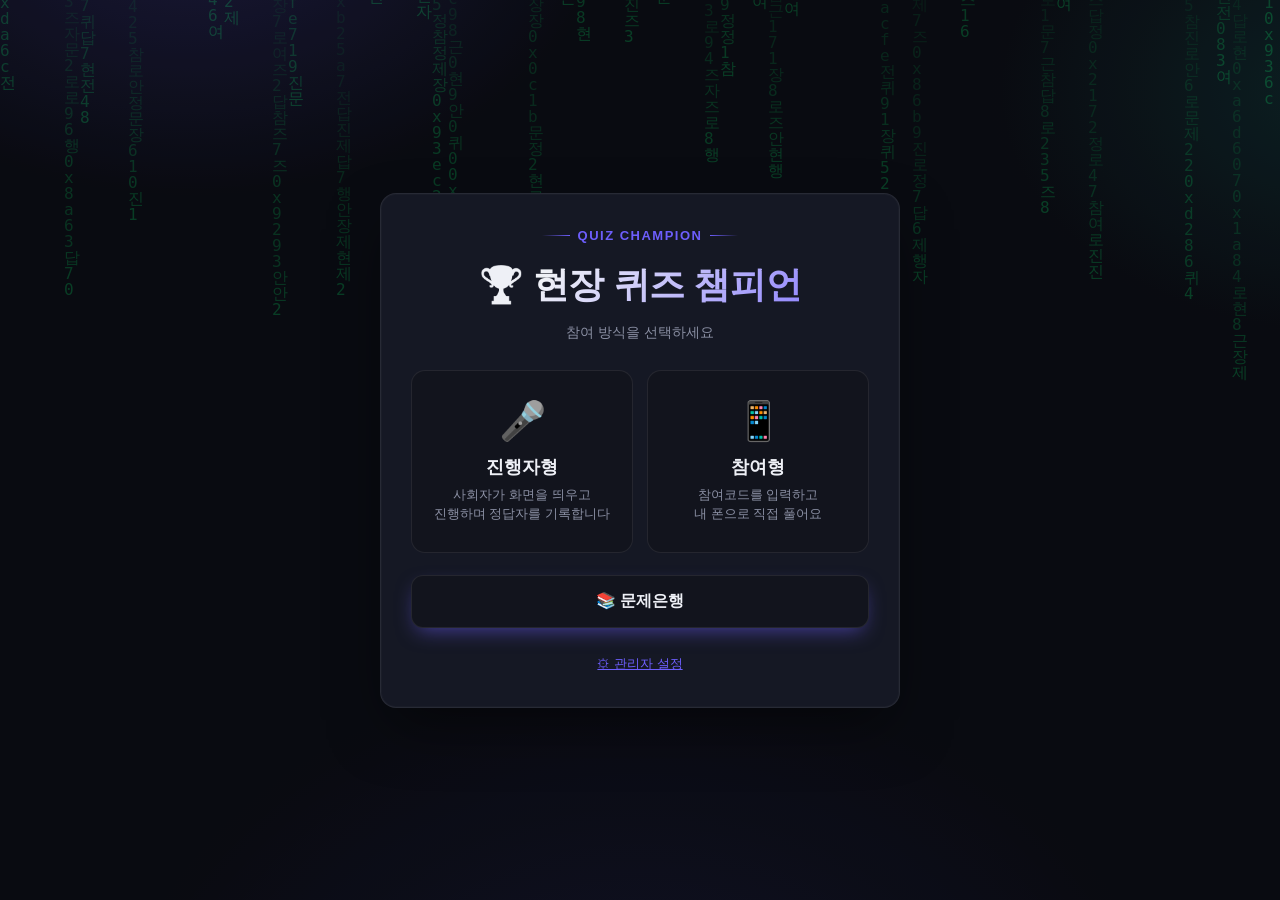
<file: index.html>
<!DOCTYPE html>
<html lang="ko">
<head>
<meta charset="UTF-8" />
<meta name="viewport" content="width=device-width, initial-scale=1.0, maximum-scale=1" />
<title>현장 안전퀴즈 챔피언</title>
<link rel="stylesheet" href="css/style.css?v=16" />
</head>
<body>
<div class="wrap">
  <div class="card">
    <div class="brandmark">QUIZ CHAMPION</div>
    <h1 class="title">🏆 현장 퀴즈 챔피언</h1>
    <p class="subtitle">참여 방식을 선택하세요</p>

    <div class="mode-grid">
      <div class="mode-card" onclick="location.href='host.html'">
        <span class="emoji">🎤</span>
        <h3>진행자형</h3>
        <p>사회자가 화면을 띄우고<br/>진행하며 정답자를 기록합니다</p>
      </div>
      <div class="mode-card" onclick="location.href='play.html'">
        <span class="emoji">📱</span>
        <h3>참여형</h3>
        <p>참여코드를 입력하고<br/>내 폰으로 직접 풀어요</p>
      </div>
    </div>

    <button class="btn secondary" id="bankLink" style="margin-top:22px;">📚 문제은행</button>

    <div style="margin-top:14px; text-align:center;">
      <a class="link muted" href="admin.html" id="adminLink">⚙ 관리자 설정</a>
    </div>
  </div>
</div>

<script src="js/config.js?v=16"></script>
<script src="js/api.js?v=16"></script>
<script src="js/matrixRain.js?v=16"></script>
<script src="js/auth.js?v=16"></script>
<script>
  function gatedNav(el, target) {
    el.addEventListener('click', function (e) {
      e.preventDefault();
      requireAppLogin('quiz2026_admin_auth').then(function () {
        location.href = target;
      });
    });
  }
  gatedNav(document.getElementById('adminLink'), 'admin.html');
  gatedNav(document.getElementById('bankLink'), 'bank.html');
</script>
</body>
</html>
</file>
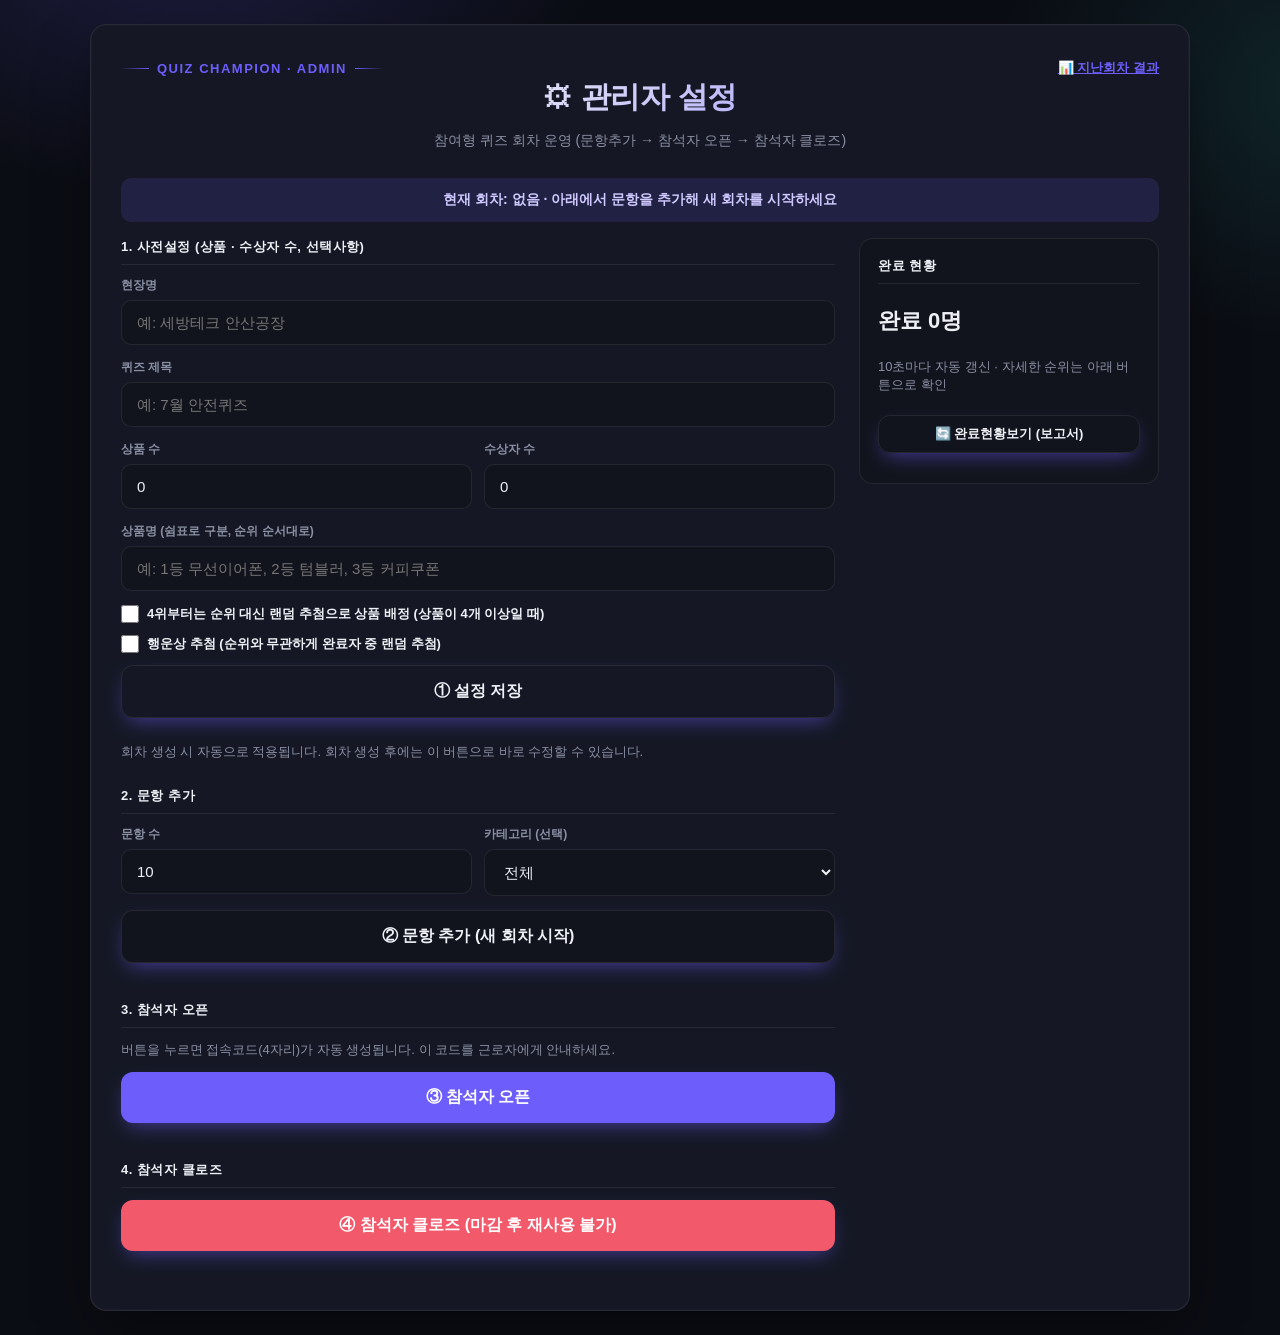
<file: admin.html>
<!DOCTYPE html>
<html lang="ko">
<head>
<meta charset="UTF-8" />
<meta name="viewport" content="width=device-width, initial-scale=1.0, maximum-scale=1" />
<title>관리자 설정 - 현장 퀴즈 챔피언</title>
<link rel="stylesheet" href="css/style.css?v=16" />
</head>
<body>
<div class="wrap">
  <div class="card" style="max-width:1100px;">
    <div class="top-bar" style="margin-bottom:0;">
      <div class="brandmark" style="margin-bottom:0;">QUIZ CHAMPION · ADMIN</div>
      <a href="#" class="link" id="pastResultsLink" style="font-size:13px; font-weight:700;">📊 지난회차 결과</a>
    </div>
    <h1 class="title" style="font-size:30px;">⚙ 관리자 설정</h1>
    <p class="subtitle">참여형 퀴즈 회차 운영 (문항추가 → 참석자 오픈 → 참석자 클로즈)</p>

    <div class="alert info" id="roundBadge">현재 회차: 없음 · 아래에서 문항을 추가해 새 회차를 시작하세요</div>

    <div class="host-side hidden" id="pastResultsPanel" style="margin-bottom:20px;">
      <div class="section-title" style="margin-top:0;">지난회차 결과</div>
      <div class="grid2">
        <select id="pastRoundsSelect"></select>
        <button class="btn secondary small" id="loadPastResultBtn" style="width:100%;">결과 보기</button>
      </div>
    </div>

    <div class="host-layout">
    <div class="host-main">

    <div class="section-title" style="margin-top:0;">1. 사전설정 (상품 · 수상자 수, 선택사항)</div>
    <div id="settingsAlert" class="alert hidden"></div>
    <label class="field-label">현장명</label>
    <input type="text" id="setSiteName" placeholder="예: 세방테크 안산공장" />
    <label class="field-label">퀴즈 제목</label>
    <input type="text" id="setTitle" placeholder="예: 7월 안전퀴즈" />
    <div class="grid2">
      <div>
        <label class="field-label">상품 수</label>
        <input type="text" id="setPrizeCount" value="0" />
      </div>
      <div>
        <label class="field-label">수상자 수</label>
        <input type="text" id="setWinnerCount" value="0" />
      </div>
    </div>
    <label class="field-label">상품명 (쉼표로 구분, 순위 순서대로)</label>
    <input type="text" id="setPrizeNames" placeholder="예: 1등 무선이어폰, 2등 텀블러, 3등 커피쿠폰" />

    <label class="checkbox-row">
      <input type="checkbox" id="setRandomizeFrom4th" />
      4위부터는 순위 대신 랜덤 추첨으로 상품 배정 (상품이 4개 이상일 때)
    </label>

    <label class="checkbox-row">
      <input type="checkbox" id="setLuckyEnabled" />
      행운상 추첨 (순위와 무관하게 완료자 중 랜덤 추첨)
    </label>
    <div class="grid2" id="luckyCountRow" style="display:none;">
      <div>
        <label class="field-label">행운상 인원 수</label>
        <input type="text" id="setLuckyCount" value="0" />
      </div>
      <div></div>
    </div>

    <button class="btn ghost" id="saveSettingsBtn">① 설정 저장</button>
    <p class="muted" id="settingsHint">회차 생성 시 자동으로 적용됩니다. 회차 생성 후에는 이 버튼으로 바로 수정할 수 있습니다.</p>

    <div class="section-title">2. 문항 추가</div>
    <div id="genAlert" class="alert hidden"></div>
    <div class="grid2">
      <div>
        <label class="field-label">문항 수</label>
        <input type="text" id="genCount" placeholder="예: 10" value="10" />
      </div>
      <div>
        <label class="field-label">카테고리 (선택)</label>
        <select id="genCategory"><option value="">전체</option></select>
      </div>
    </div>
    <button class="btn secondary" id="genBtn">② 문항 추가 (새 회차 시작)</button>

    <div class="section-title">3. 참석자 오픈</div>
    <div id="codeAlert" class="alert hidden"></div>
    <p class="muted">버튼을 누르면 접속코드(4자리)가 자동 생성됩니다. 이 코드를 근로자에게 안내하세요.</p>
    <button class="btn" id="openBtn">③ 참석자 오픈</button>
    <div class="alert success hidden" id="accessCodeBox" style="font-size:28px; font-weight:900; letter-spacing:4px;"></div>
    <div class="qr-box hidden" id="qrBox">
      <img id="qrImg" alt="QR" />
      <a class="link" id="qrLink" target="_blank"></a>
    </div>

    <div class="section-title">4. 참석자 클로즈</div>
    <div id="closeAlert" class="alert hidden"></div>
    <button class="btn danger" id="closeBtn">④ 참석자 클로즈 (마감 후 재사용 불가)</button>
    <p class="muted" id="sessionStatus" style="text-align:center; margin-top:10px;"></p>

    </div>

    <div class="host-side">
      <div class="section-title" style="margin-top:0;">완료 현황</div>
      <p class="muted" id="finishedCount" style="font-size:22px; font-weight:800; color:var(--text);">완료 0명</p>
      <p class="muted">10초마다 자동 갱신 · 자세한 순위는 아래 버튼으로 확인</p>
      <button class="btn ghost small" id="refreshFinishedBtn" style="width:100%; margin-top:8px;">🔄 완료현황보기 (보고서)</button>
    </div>

    </div>
  </div>
</div>

<script src="js/config.js?v=16"></script>
<script src="js/api.js?v=16"></script>
<script src="js/matrixRain.js?v=16"></script>
<script src="js/auth.js?v=16"></script>
<script src="js/wheel.js?v=16"></script>
<script src="js/admin.js?v=16"></script>
</body>
</html>
</file>
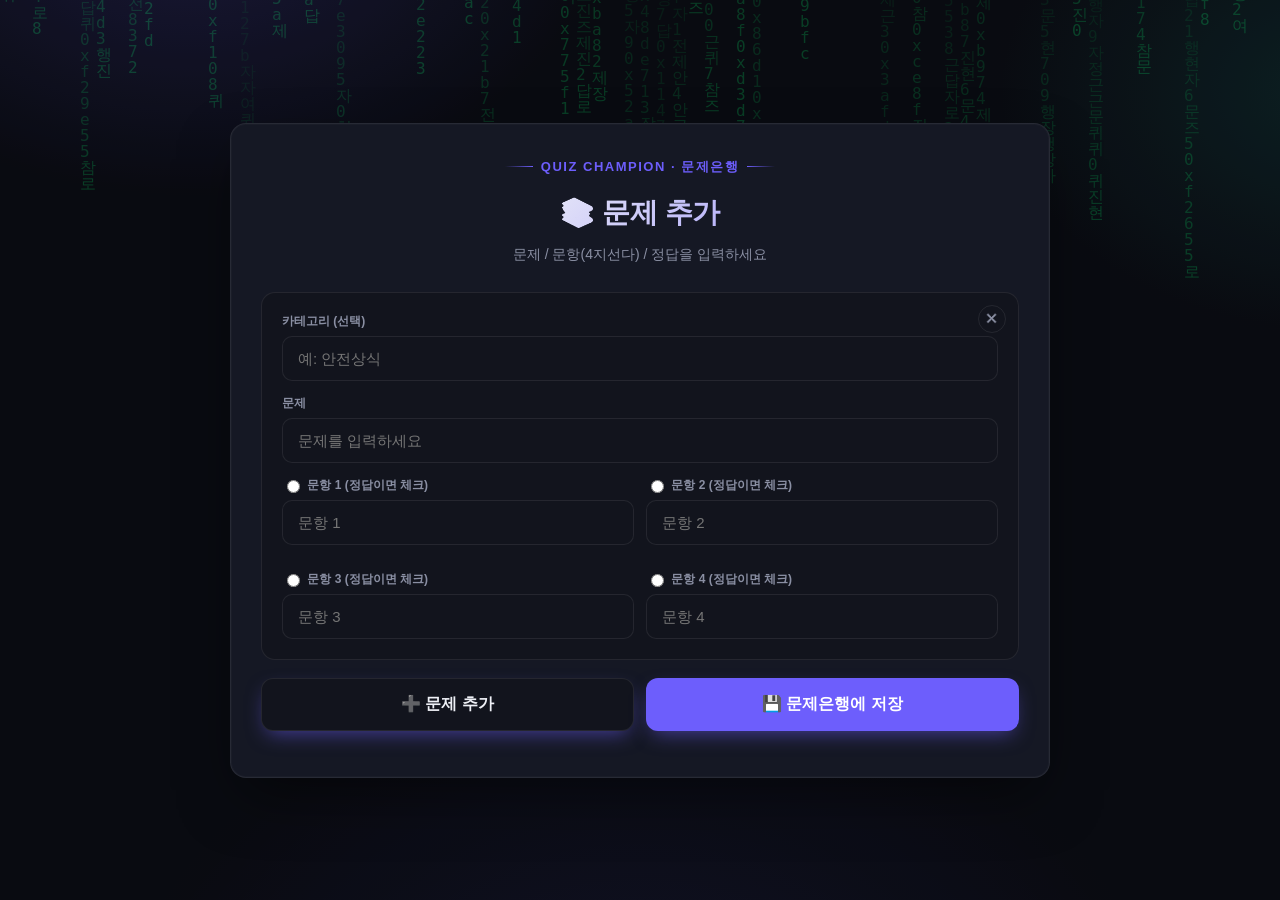
<file: bank.html>
<!DOCTYPE html>
<html lang="ko">
<head>
<meta charset="UTF-8" />
<meta name="viewport" content="width=device-width, initial-scale=1.0, maximum-scale=1" />
<title>문제은행 - 현장 퀴즈 챔피언</title>
<link rel="stylesheet" href="css/style.css?v=16" />
</head>
<body>
<div class="wrap">
  <div class="card wide">
    <div class="brandmark">QUIZ CHAMPION · 문제은행</div>
    <h1 class="title" style="font-size:28px;">📚 문제 추가</h1>
    <p class="subtitle">문제 / 문항(4지선다) / 정답을 입력하세요</p>

    <div id="bankAlert" class="alert hidden"></div>

    <div id="entriesBox"></div>

    <div class="grid2" style="margin-top:8px;">
      <button class="btn secondary" id="addEntryBtn">➕ 문제 추가</button>
      <button class="btn" id="saveAllBtn">💾 문제은행에 저장</button>
    </div>
  </div>
</div>

<template id="entryTemplate">
  <div class="qbank-entry">
    <button type="button" class="qbank-remove" title="삭제">✕</button>
    <label class="field-label">카테고리 (선택)</label>
    <input type="text" class="qb-category" placeholder="예: 안전상식" />
    <label class="field-label">문제</label>
    <input type="text" class="qb-question" placeholder="문제를 입력하세요" />
    <div class="grid2">
      <div>
        <label class="field-label"><input type="radio" name="qb-answer" value="1" class="qb-answer-radio" /> 문항 1 (정답이면 체크)</label>
        <input type="text" class="qb-choice1" placeholder="문항 1" />
      </div>
      <div>
        <label class="field-label"><input type="radio" name="qb-answer" value="2" class="qb-answer-radio" /> 문항 2 (정답이면 체크)</label>
        <input type="text" class="qb-choice2" placeholder="문항 2" />
      </div>
      <div>
        <label class="field-label"><input type="radio" name="qb-answer" value="3" class="qb-answer-radio" /> 문항 3 (정답이면 체크)</label>
        <input type="text" class="qb-choice3" placeholder="문항 3" />
      </div>
      <div>
        <label class="field-label"><input type="radio" name="qb-answer" value="4" class="qb-answer-radio" /> 문항 4 (정답이면 체크)</label>
        <input type="text" class="qb-choice4" placeholder="문항 4" />
      </div>
    </div>
  </div>
</template>

<script src="js/config.js?v=16"></script>
<script src="js/api.js?v=16"></script>
<script src="js/matrixRain.js?v=16"></script>
<script src="js/auth.js?v=16"></script>
<script src="js/bank.js?v=16"></script>
</body>
</html>
</file>
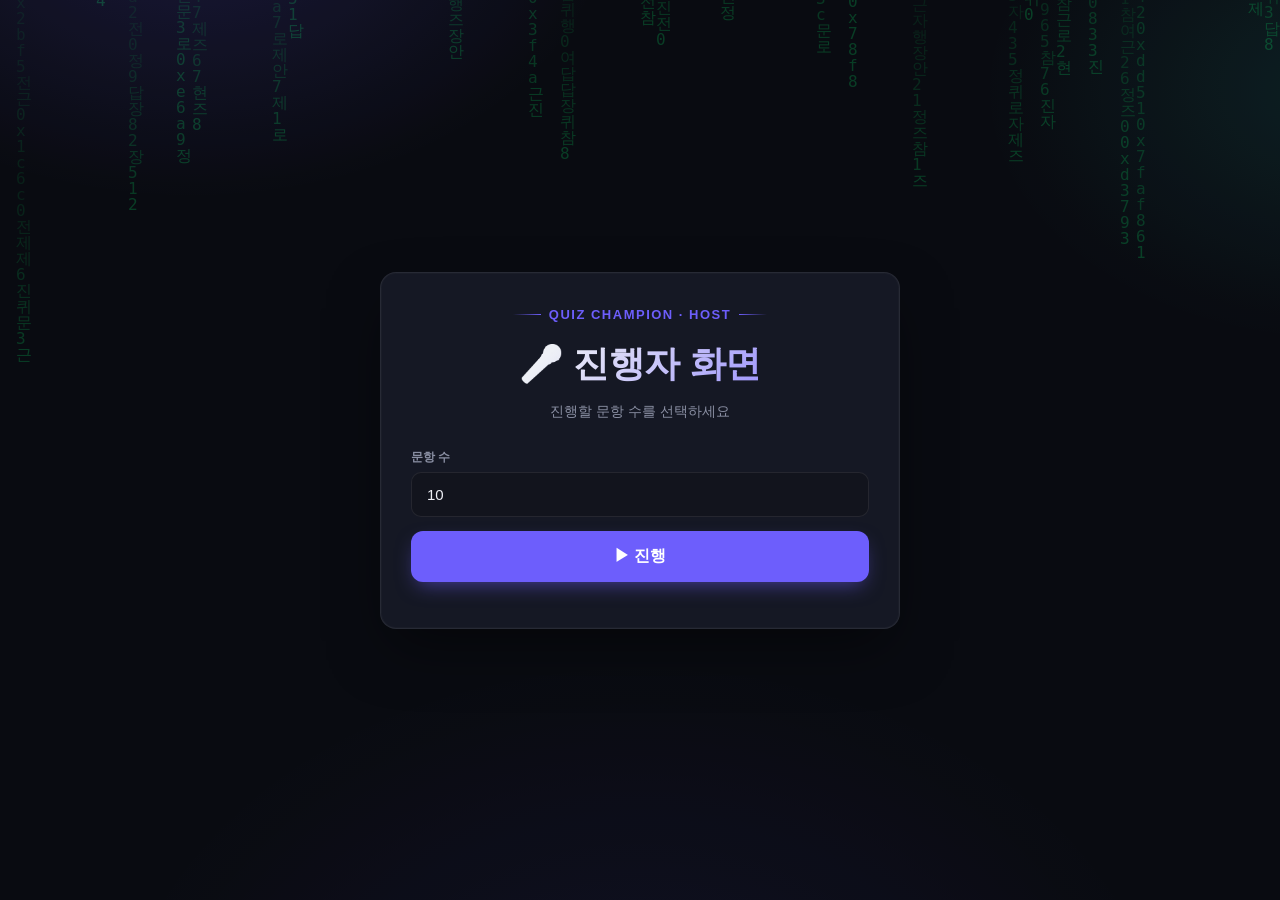
<file: host.html>
<!DOCTYPE html>
<html lang="ko">
<head>
<meta charset="UTF-8" />
<meta name="viewport" content="width=device-width, initial-scale=1.0, maximum-scale=1" />
<title>진행자 화면 - 현장 퀴즈 챔피언</title>
<link rel="stylesheet" href="css/style.css?v=16" />
</head>
<body>
<div class="wrap">

  <!-- 1. 문항수 선택 화면 -->
  <div class="card" id="screen-setup">
    <div class="brandmark">QUIZ CHAMPION · HOST</div>
    <h1 class="title">🎤 진행자 화면</h1>
    <p class="subtitle">진행할 문항 수를 선택하세요</p>
    <div id="setup-alert" class="alert error hidden"></div>
    <label class="field-label">문항 수</label>
    <input type="text" id="questionCountInput" placeholder="예: 10" inputmode="numeric" value="10" />
    <button class="btn" id="loadBtn">▶ 진행</button>
  </div>

  <!-- 2. 진행 화면 (좌: 문제, 우: 정답자 입력) -->
  <div class="card wide hidden" id="screen-play">
    <div class="top-bar">
      <span class="badge" id="qCounter">1 / 10</span>
      <span class="timer" id="stopwatch">00:00</span>
      <span class="badge" id="titleBadge"></span>
    </div>
    <div class="progress-outer"><div class="progress-inner" id="progressBar" style="width:0%"></div></div>

    <div class="host-layout">
      <div class="host-main">
        <div class="qorder" id="qOrderLabel">문제 1</div>
        <div class="question-text" id="questionText"></div>
        <div class="choices" id="choicesBox"></div>
        <div class="grid2" style="margin-top:20px;">
          <button class="btn ghost" id="revealBtn">정답 공개</button>
          <button class="btn" id="nextBtn">다음 문제 ▶</button>
        </div>
      </div>

      <div class="host-side">
        <div class="section-title" style="margin-top:0;">정답자 기록</div>
        <input type="text" id="winnerNameInput" placeholder="정답자 이름 입력" />
        <button class="btn secondary" id="addWinnerBtn">✋ 정답자 등록</button>
        <div class="winners-list" id="winnersForQuestion"></div>
      </div>
    </div>
  </div>

  <!-- 4. 축하 화면 -->
  <div class="card hidden" id="screen-end">
    <div class="celebrate">
      <div class="big-emoji">🎉</div>
      <h1 class="title">축하합니다!</h1>
      <p class="subtitle">퀴즈가 모두 끝났습니다</p>
    </div>
    <div class="section-title">전체 정답자 기록</div>
    <div id="allWinnersList"></div>
    <button class="btn" onclick="location.href='index.html'">처음으로</button>
  </div>

</div>

<script src="js/config.js?v=16"></script>
<script src="js/api.js?v=16"></script>
<script src="js/matrixRain.js?v=16"></script>
<script src="js/ui.js?v=16"></script>
<script src="js/confetti.js?v=16"></script>
<script src="js/auth.js?v=16"></script>
<script src="js/host.js?v=16"></script>
</body>
</html>
</file>
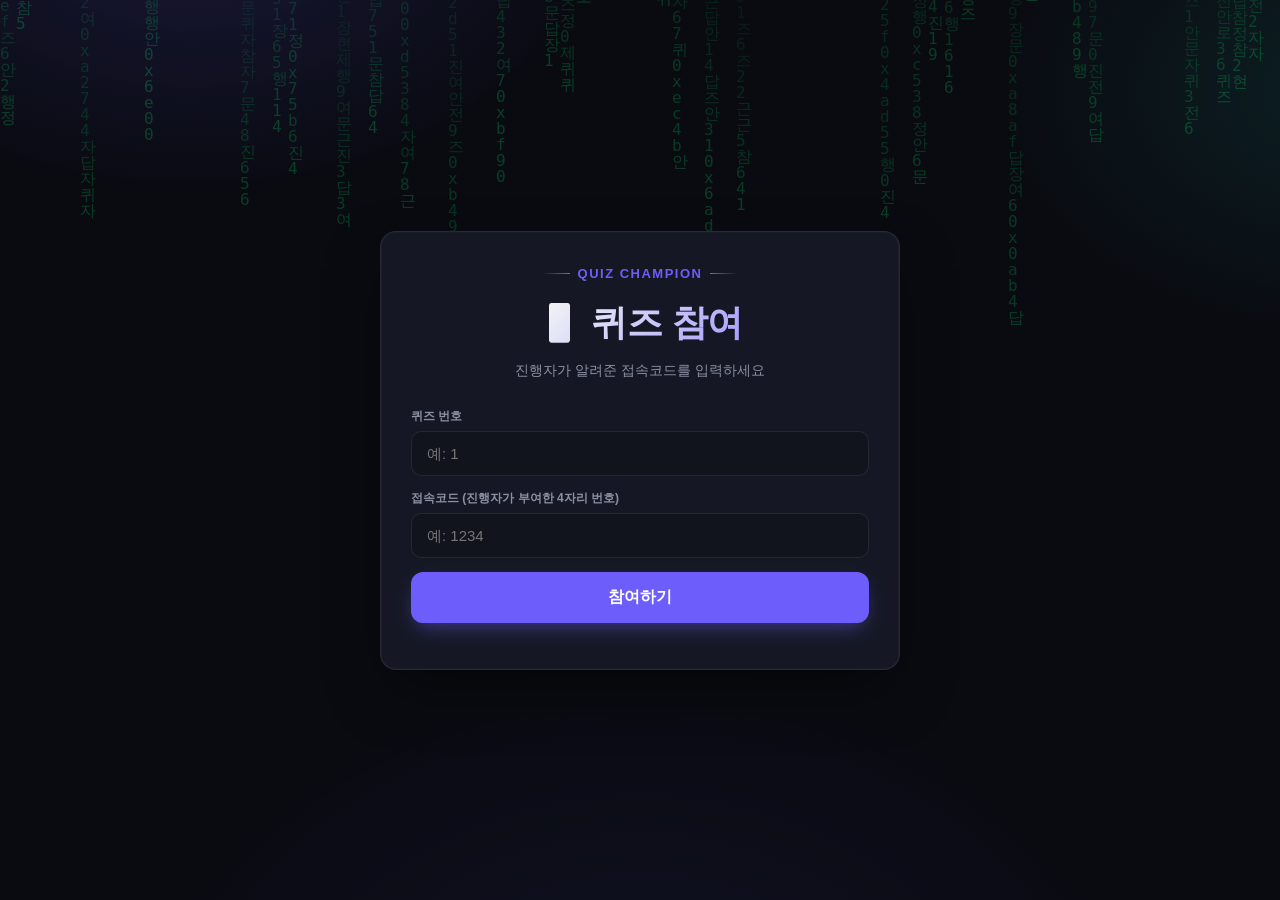
<file: play.html>
<!DOCTYPE html>
<html lang="ko">
<head>
<meta charset="UTF-8" />
<meta name="viewport" content="width=device-width, initial-scale=1.0, maximum-scale=1" />
<title>참여형 퀴즈 - 현장 퀴즈 챔피언</title>
<link rel="stylesheet" href="css/style.css?v=16" />
</head>
<body>
<div class="wrap">

  <!-- 1. 참여 코드 입력 -->
  <div class="card" id="screen-join">
    <div class="brandmark">QUIZ CHAMPION</div>
    <h1 class="title">📱 퀴즈 참여</h1>
    <p class="subtitle">진행자가 알려준 접속코드를 입력하세요</p>
    <div id="join-alert" class="alert error hidden"></div>
    <label class="field-label">퀴즈 번호</label>
    <input type="text" id="quizNoInput" inputmode="numeric" placeholder="예: 1" />
    <label class="field-label">접속코드 (진행자가 부여한 4자리 번호)</label>
    <input type="text" id="codeInput" inputmode="numeric" placeholder="예: 1234" maxlength="4" />
    <button class="btn" id="joinBtn">참여하기</button>
  </div>

  <!-- 2. 문제 풀이 -->
  <div class="card hidden" id="screen-quiz">
    <div class="top-bar">
      <span class="badge" id="qCounter">1 / 10</span>
      <span class="timer" id="countdown">--:--</span>
    </div>
    <div class="progress-outer"><div class="progress-inner" id="progressBar" style="width:0%"></div></div>
    <div class="qorder" id="qOrderLabel">문제 1</div>
    <div class="question-text" id="questionText"></div>
    <div class="choices" id="choicesBox"></div>
  </div>

  <!-- 3. 이름 입력 -->
  <div class="card hidden" id="screen-name">
    <h1 class="title">🙋 이름을 입력하세요</h1>
    <p class="subtitle" id="nameSub">모든 문제를 풀었습니다. 이름을 입력하고 제출하세요.</p>
    <div id="name-alert" class="alert error hidden"></div>
    <input type="text" id="nameInput" placeholder="이름" />
    <button class="btn" id="submitNameBtn">제출하기</button>
  </div>

  <!-- 4. 결과 -->
  <div class="card hidden" id="screen-result">
    <div class="celebrate">
      <div class="big-emoji" id="resultEmoji">🎉</div>
      <h1 class="title">수고하셨습니다!</h1>
    </div>
    <div class="section-title">내 결과</div>
    <p style="text-align:center; font-size:20px; font-weight:800;" id="resultSummary"></p>
    <div class="alert success hidden" id="myPrizeBanner" style="font-size:16px;"></div>
    <div class="section-title">실시간 순위</div>
    <table class="leaderboard" id="leaderboardTable"></table>
    <button class="btn ghost" onclick="location.href='index.html'" style="margin-top:20px;">처음으로</button>
  </div>

</div>

<script src="js/config.js?v=16"></script>
<script src="js/api.js?v=16"></script>
<script src="js/matrixRain.js?v=16"></script>
<script src="js/ui.js?v=16"></script>
<script src="js/confetti.js?v=16"></script>
<script src="js/play.js?v=16"></script>
</body>
</html>
</file>
<file: css/style.css>
/* ===== quiz2026 공통 스타일 : 차분한 다크 테마 + 포인트 컬러 하나 ===== */
:root {
  --bg: #0b0d14;
  --bg-elevated: #12141d;
  --card: #151824;
  --border: rgba(255, 255, 255, 0.08);
  --accent: #6d5efc;
  --accent-hover: #7d6fff;
  --accent-soft: rgba(109, 94, 252, 0.14);
  --success: #2dd4bf;
  --success-soft: rgba(45, 212, 191, 0.14);
  --danger: #f2596b;
  --danger-soft: rgba(242, 89, 107, 0.14);
  --text: #eef0f6;
  --muted: #8a8fa3;
  --radius: 16px;
  font-size: 16px;
}

* { box-sizing: border-box; }

html, body {
  margin: 0;
  padding: 0;
  min-height: 100%;
  font-family: "Pretendard", "Apple SD Gothic Neo", "Malgun Gothic", sans-serif;
  color: var(--text);
  background: var(--bg);
  overflow-x: hidden;
}

/* 은은한 스테이지 조명 느낌의 배경 (성능 부담 없는 CSS 그라데이션) */
body {
  background:
    radial-gradient(700px 480px at 15% -10%, rgba(109, 94, 252, 0.20), transparent 60%),
    radial-gradient(600px 420px at 105% 10%, rgba(45, 212, 191, 0.12), transparent 60%),
    radial-gradient(900px 700px at 50% 120%, rgba(109, 94, 252, 0.10), transparent 60%),
    var(--bg);
  background-attachment: fixed;
}

.wrap {
  min-height: 100vh;
  display: flex;
  flex-direction: column;
  align-items: center;
  justify-content: center;
  padding: 24px;
  position: relative;
  z-index: 1;
}

.brandmark {
  display: flex;
  align-items: center;
  justify-content: center;
  gap: 8px;
  margin-bottom: 18px;
  font-size: 13px;
  font-weight: 700;
  letter-spacing: 1.5px;
  text-transform: uppercase;
  color: var(--accent);
}
.brandmark::before, .brandmark::after {
  content: "";
  height: 1px;
  width: 28px;
  background: linear-gradient(90deg, transparent, var(--accent));
}
.brandmark::after { background: linear-gradient(90deg, var(--accent), transparent); }

.card {
  width: 100%;
  max-width: 520px;
  background: var(--card);
  border: 1px solid var(--border);
  border-radius: var(--radius);
  padding: 34px 30px;
  box-shadow: 0 24px 60px -12px rgba(0, 0, 0, 0.5), 0 0 0 1px rgba(255,255,255,0.02) inset;
  animation: cardIn .5s cubic-bezier(.16,1,.3,1);
}

.card.wide { max-width: 820px; }

@keyframes cardIn {
  from { opacity: 0; transform: translateY(18px) scale(.98); }
  to { opacity: 1; transform: none; }
}

.screen-anim { animation: cardIn .45s cubic-bezier(.16,1,.3,1); }

h1.title {
  font-size: clamp(26px, 5vw, 36px);
  font-weight: 800;
  text-align: center;
  margin: 0 0 6px;
  letter-spacing: -0.4px;
  background: linear-gradient(135deg, var(--text) 30%, var(--accent-hover));
  -webkit-background-clip: text;
  background-clip: text;
  color: transparent;
}

.subtitle {
  text-align: center;
  color: var(--muted);
  margin-bottom: 28px;
  font-size: 14px;
}

.btn {
  display: inline-flex;
  align-items: center;
  justify-content: center;
  gap: 8px;
  width: 100%;
  padding: 15px 22px;
  font-size: 16px;
  font-weight: 700;
  border-radius: 12px;
  border: none;
  cursor: pointer;
  color: #ffffff;
  background: var(--accent);
  box-shadow: 0 8px 20px -6px rgba(109, 94, 252, 0.55);
  transition: background .18s ease, transform .15s cubic-bezier(.16,1,.3,1), box-shadow .18s ease;
  margin-bottom: 12px;
}
.btn:hover { background: var(--accent-hover); transform: translateY(-2px); box-shadow: 0 12px 26px -6px rgba(109, 94, 252, 0.65); }
.btn:active { transform: translateY(0) scale(0.98); }
.btn:disabled { opacity: .4; cursor: not-allowed; transform: none; box-shadow: none; }

.btn.secondary {
  color: var(--text);
  background: var(--bg-elevated);
  border: 1px solid var(--border);
}
.btn.secondary:hover { background: #1a1d2a; }

.btn.danger {
  color: #fff;
  background: var(--danger);
}
.btn.danger:hover { filter: brightness(1.08); }

.btn.ghost {
  background: transparent;
  color: var(--text);
  border: 1px solid var(--border);
}
.btn.ghost:hover { background: rgba(255,255,255,0.04); }

.btn.small { padding: 9px 16px; font-size: 13px; width: auto; }

.mode-grid {
  display: grid;
  grid-template-columns: 1fr;
  gap: 14px;
  width: 100%;
}
@media (min-width: 520px) {
  .mode-grid { grid-template-columns: 1fr 1fr; }
}
.mode-card {
  cursor: pointer;
  border-radius: 14px;
  padding: 28px 18px;
  text-align: center;
  border: 1px solid var(--border);
  background: var(--bg-elevated);
  transition: transform .2s cubic-bezier(.16,1,.3,1), border-color .2s ease, box-shadow .2s ease;
}
.mode-card:hover {
  transform: translateY(-5px);
  border-color: var(--accent);
  box-shadow: 0 16px 32px -12px rgba(109, 94, 252, 0.45);
}
.mode-card .emoji {
  font-size: 38px; display:block; margin-bottom: 12px;
  transition: transform .2s cubic-bezier(.16,1,.3,1);
}
.mode-card:hover .emoji { transform: scale(1.12) rotate(-4deg); }
.mode-card h3 { margin: 0 0 6px; font-size: 18px; font-weight: 700; }
.mode-card p { color: var(--muted); font-size: 13px; margin: 0; line-height: 1.5; }

input[type=text], input[type=number], input[type=password], select, textarea {
  width: 100%;
  padding: 13px 15px;
  border-radius: 10px;
  border: 1px solid var(--border);
  background: var(--bg-elevated);
  color: var(--text);
  font-size: 15px;
  margin-bottom: 14px;
  outline: none;
  transition: border-color .15s ease;
}
input:focus, select:focus, textarea:focus { border-color: var(--accent); }

label.field-label {
  display: block;
  font-size: 12px;
  color: var(--muted);
  margin-bottom: 6px;
  font-weight: 600;
}

label.checkbox-row {
  display: flex;
  align-items: center;
  gap: 8px;
  font-size: 13px;
  color: var(--text);
  font-weight: 600;
  margin-bottom: 12px;
  cursor: pointer;
}
label.checkbox-row input[type=checkbox] {
  width: 18px; height: 18px;
  accent-color: var(--accent);
  margin: 0;
  flex-shrink: 0;
}

.crown-silver { filter: grayscale(1) brightness(1.4); }
.crown-bronze { filter: sepia(1) saturate(2) hue-rotate(-20deg) brightness(0.9); }

.alert {
  padding: 13px 16px;
  border-radius: 10px;
  margin-bottom: 16px;
  font-weight: 600;
  font-size: 14px;
  text-align: center;
}
.alert.error { background: var(--danger-soft); color: #ffb3bd; }
.alert.success { background: var(--success-soft); color: #a6f5ec; }
.alert.info { background: var(--accent-soft); color: #cfc9ff; }

.progress-outer {
  width: 100%;
  height: 8px;
  background: var(--bg-elevated);
  border-radius: 999px;
  overflow: hidden;
  margin-bottom: 20px;
}
.progress-inner {
  height: 100%;
  background: linear-gradient(90deg, var(--accent), var(--success));
  transition: width .4s cubic-bezier(.16,1,.3,1);
  position: relative;
  overflow: hidden;
}
.progress-inner::after {
  content: "";
  position: absolute; inset: 0;
  background: linear-gradient(90deg, transparent, rgba(255,255,255,0.35), transparent);
  animation: shimmer 1.8s ease-in-out infinite;
}
@keyframes shimmer {
  0% { transform: translateX(-100%); }
  100% { transform: translateX(100%); }
}

.qorder {
  text-align: center;
  font-weight: 700;
  letter-spacing: 1px;
  color: var(--accent);
  font-size: 13px;
  margin-bottom: 8px;
  text-transform: uppercase;
}

.question-text {
  font-size: clamp(19px, 4vw, 27px);
  font-weight: 700;
  text-align: center;
  margin: 10px 0 26px;
  line-height: 1.4;
  transition: color .2s ease;
}
.question-text.is-wrong { color: var(--danger); }
.question-text.is-correct { color: var(--success); }

.choices {
  display: grid;
  grid-template-columns: 1fr;
  gap: 12px;
}
@media (min-width: 480px) {
  .choices { grid-template-columns: 1fr 1fr; }
}
.choice-btn {
  padding: 18px 16px;
  border-radius: 12px;
  border: 1px solid var(--border);
  background: var(--bg-elevated);
  color: var(--text);
  font-size: 16px;
  font-weight: 600;
  cursor: pointer;
  text-align: left;
  display: flex;
  align-items: center;
  gap: 12px;
  transition: background .15s ease, border-color .15s ease, transform .15s cubic-bezier(.16,1,.3,1);
}
.choice-btn .num {
  width: 26px; height: 26px;
  border-radius: 50%;
  background: rgba(255,255,255,0.08);
  display: flex; align-items: center; justify-content: center;
  font-size: 13px; flex-shrink: 0;
  color: var(--muted);
  transition: background .15s ease, color .15s ease;
}
.choice-btn:hover:not(:disabled) { background: #1a1d2a; border-color: rgba(255,255,255,0.16); transform: translateY(-2px); }
.choice-btn.selected { border-color: var(--accent); background: var(--accent-soft); transform: scale(0.99); }
.choice-btn.selected .num { background: var(--accent); color: #fff; }
.choice-btn.correct { border-color: var(--success); background: var(--success-soft); animation: correctPop .4s cubic-bezier(.34,1.56,.64,1); }
.choice-btn.correct .num { background: var(--success); color: #06231f; }
.choice-btn.wrong { border-color: var(--danger); background: var(--danger-soft); animation: wrongShake .35s ease; }
.choice-btn.wrong .num { background: var(--danger); color: #2a0a0e; }
.choice-btn:disabled { cursor: default; }

@keyframes correctPop {
  0% { transform: scale(1); }
  50% { transform: scale(1.04); }
  100% { transform: scale(1); }
}
@keyframes wrongShake {
  0%, 100% { transform: translateX(0); }
  25% { transform: translateX(-4px); }
  75% { transform: translateX(4px); }
}

.timer {
  font-variant-numeric: tabular-nums;
  font-weight: 700;
  font-size: 18px;
  text-align: center;
  padding: 6px 16px;
  border-radius: 999px;
  background: var(--bg-elevated);
  display: inline-block;
  margin: 0 auto 16px;
  border: 1px solid var(--border);
  color: var(--text);
  transition: color .3s ease, border-color .3s ease, background .3s ease;
}
.timer.urgent {
  color: #fff;
  border-color: var(--danger);
  background: var(--danger-soft);
  animation: pulse 0.9s ease-in-out infinite;
}
@keyframes pulse {
  0%, 100% { transform: scale(1); }
  50% { transform: scale(1.05); }
}

.center-row { display: flex; justify-content: center; margin-bottom: 18px; }

.winners-list {
  display: flex;
  flex-wrap: wrap;
  gap: 8px;
  justify-content: center;
  margin: 14px 0;
}
.winner-chip {
  padding: 7px 13px;
  border-radius: 999px;
  background: var(--accent-soft);
  border: 1px solid rgba(109, 94, 252, 0.3);
  font-weight: 600;
  font-size: 13px;
}

.leaderboard { width: 100%; border-collapse: collapse; margin-top: 10px; }
.leaderboard th, .leaderboard td {
  padding: 11px 10px;
  text-align: left;
  border-bottom: 1px solid var(--border);
}
.leaderboard th { color: var(--muted); font-size: 11px; text-transform: uppercase; font-weight: 600; }
.leaderboard tr:first-child td { font-size: 17px; font-weight: 700; color: var(--accent); }
.rank-badge { font-size: 18px; }

.celebrate {
  text-align: center;
  padding: 16px 0;
}
.celebrate .big-emoji {
  font-size: 64px;
  animation: bounce 1.6s ease-in-out infinite;
}
@keyframes bounce {
  0%, 100% { transform: translateY(0); }
  50% { transform: translateY(-14px); }
}

canvas#confetti-canvas {
  position: fixed;
  top: 0; left: 0;
  width: 100vw; height: 100vh;
  pointer-events: none;
  z-index: 999;
}

.top-bar {
  display: flex;
  justify-content: space-between;
  align-items: center;
  width: 100%;
  margin-bottom: 18px;
}
.badge {
  padding: 5px 13px;
  border-radius: 999px;
  background: var(--bg-elevated);
  border: 1px solid var(--border);
  font-size: 12px;
  font-weight: 600;
  color: var(--muted);
}

.grid2 { display: grid; grid-template-columns: 1fr 1fr; gap: 12px; }

.host-layout {
  display: grid;
  grid-template-columns: 1fr;
  gap: 24px;
}
@media (min-width: 760px) {
  .host-layout { grid-template-columns: 1fr 300px; }
}
.host-side {
  background: var(--bg-elevated);
  border: 1px solid var(--border);
  border-radius: 14px;
  padding: 18px;
  align-self: start;
}
.host-side .winners-list { justify-content: flex-start; }
.section-title {
  font-size: 13px;
  font-weight: 700;
  color: var(--text);
  margin: 26px 0 12px;
  text-transform: uppercase;
  letter-spacing: 0.5px;
  border-bottom: 1px solid var(--border);
  padding-bottom: 8px;
}
.muted { color: var(--muted); font-size: 13px; }
.hidden { display: none !important; }
a.link { color: var(--accent); }
.qr-box { display:flex; flex-direction:column; align-items:center; gap:10px; margin-top:10px; }
.qr-box canvas, .qr-box img { background:#fff; padding:10px; border-radius:12px; }

.qbank-entry {
  position: relative;
  background: var(--bg-elevated);
  border: 1px solid var(--border);
  border-radius: 14px;
  padding: 20px 20px 6px;
  margin-bottom: 18px;
  animation: cardIn .35s cubic-bezier(.16,1,.3,1);
}
.qbank-entry label.field-label input[type=radio] { margin-right: 4px; vertical-align: middle; }
.qbank-remove {
  position: absolute;
  top: 12px; right: 12px;
  width: 28px; height: 28px;
  border-radius: 50%;
  border: 1px solid var(--border);
  background: transparent;
  color: var(--muted);
  cursor: pointer;
  font-size: 14px;
  line-height: 1;
  transition: background .15s ease, color .15s ease;
}
.qbank-remove:hover { background: var(--danger-soft); color: var(--danger); }
</file>
